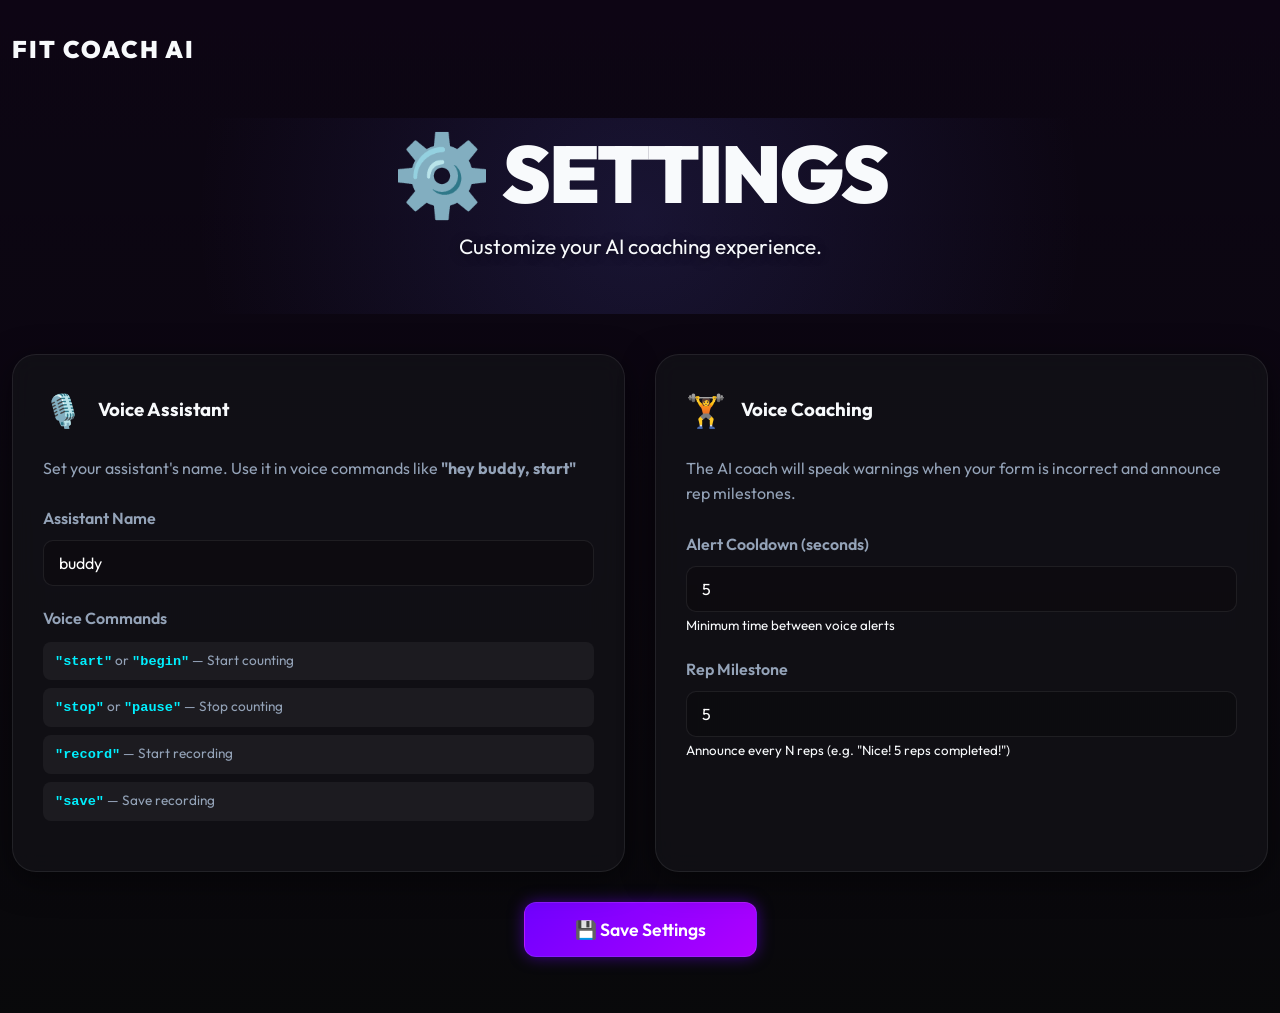
<file: frontend/settings.html>
<!DOCTYPE html>
<html lang="en">

<head>
    <meta charset="UTF-8">
    <meta name="viewport" content="width=device-width, initial-scale=1.0">
    <title>Settings | FIT COACH AI</title>
    <link rel="stylesheet" href="css/styles.css?v=3">
    <link rel="preconnect" href="https://fonts.googleapis.com">
    <link rel="preconnect" href="https://fonts.gstatic.com" crossorigin>
    <link href="https://fonts.googleapis.com/css2?family=Outfit:wght@300;400;500;600;700;800;900&display=swap"
        rel="stylesheet">
    <style>
        .container {
            max-width: 100% !important;
            padding: 0 12px !important;
        }
    </style>
</head>

<body>
    <div class="container">
        <header style="display: flex; justify-content: space-between; align-items: center;">
            <div class="logo-container">
                <a href="dashboard.html" class="logo" style="text-decoration: none; color: inherit;">FIT COACH AI</a>
            </div>

        </header>

        <section class="hero" style="padding: 20px 0 10px; min-height: unset;">
            <h1>⚙️ Settings</h1>
            <p>Customize your AI coaching experience.</p>
        </section>

        <div class="settings-grid">
            <!-- Voice Assistant -->
            <div class="settings-card glass">
                <div class="settings-card-header">
                    <span class="settings-icon">🎙️</span>
                    <h3>Voice Assistant</h3>
                </div>
                <p class="settings-desc">Set your assistant's name. Use it in voice commands like <strong>"hey <span
                            id="namePreview">buddy</span>, start"</strong></p>
                <div class="settings-input-group">
                    <label for="assistantName">Assistant Name</label>
                    <input type="text" id="assistantName" class="settings-input" placeholder="e.g. buddy, coach, bro"
                        value="buddy">
                </div>
                <div class="settings-input-group">
                    <label>Voice Commands</label>
                    <div class="command-list">
                        <div class="command-item"><code>"start"</code> or <code>"begin"</code> — Start counting</div>
                        <div class="command-item"><code>"stop"</code> or <code>"pause"</code> — Stop counting</div>
                        <div class="command-item"><code>"record"</code> — Start recording</div>
                        <div class="command-item"><code>"save"</code> — Save recording</div>
                    </div>
                </div>
            </div>

            <!-- Coaching -->
            <div class="settings-card glass">
                <div class="settings-card-header">
                    <span class="settings-icon">🏋️</span>
                    <h3>Voice Coaching</h3>
                </div>
                <p class="settings-desc">The AI coach will speak warnings when your form is incorrect and announce rep
                    milestones.</p>
                <div class="settings-input-group">
                    <label for="coachCooldown">Alert Cooldown (seconds)</label>
                    <input type="number" id="coachCooldown" class="settings-input" value="5" min="2" max="30">
                    <small>Minimum time between voice alerts</small>
                </div>
                <div class="settings-input-group">
                    <label for="repMilestone">Rep Milestone</label>
                    <input type="number" id="repMilestone" class="settings-input" value="5" min="1" max="25">
                    <small>Announce every N reps (e.g. "Nice! 5 reps completed!")</small>
                </div>
            </div>
        </div>

        <div style="text-align:center; margin-top: 30px; padding-bottom: 60px;">
            <button id="saveBtn" class="btn btn-primary" style="padding: 15px 50px; font-size: 1.1rem;">💾 Save
                Settings</button>
            <p id="saveConfirm" style="margin-top: 15px; color: var(--accent-color); font-weight:700; display:none;">✅
                Settings saved!</p>
        </div>
    </div>

    <script>
        // Load saved settings
        const saved = JSON.parse(localStorage.getItem('fitcoach_settings') || '{}');

        const nameInput = document.getElementById('assistantName');
        const cooldownInput = document.getElementById('coachCooldown');
        const milestoneInput = document.getElementById('repMilestone');
        const namePreview = document.getElementById('namePreview');

        nameInput.value = saved.assistantName || 'buddy';
        cooldownInput.value = saved.coachCooldown || 5;
        milestoneInput.value = saved.repMilestone || 5;
        namePreview.innerText = nameInput.value;

        nameInput.oninput = () => {
            namePreview.innerText = nameInput.value || 'buddy';
        };

        document.getElementById('saveBtn').onclick = () => {
            const settings = {
                assistantName: nameInput.value.trim().toLowerCase() || 'buddy',
                coachCooldown: parseInt(cooldownInput.value) || 5,
                repMilestone: parseInt(milestoneInput.value) || 5
            };
            localStorage.setItem('fitcoach_settings', JSON.stringify(settings));

            const confirm = document.getElementById('saveConfirm');
            confirm.style.display = 'block';
            setTimeout(() => confirm.style.display = 'none', 3000);
        };
    </script>
</body>

</html>
</file>
<file: frontend/css/styles.css>
:root {
    --primary-color: #7000ff;
    --primary-hover: #5A00CC;
    --bg-dark: #0d0514;
    --card-bg: rgba(20, 20, 25, 0.65);
    --text-main: #f8fafc;
    --text-muted: #94a3b8;
    --accent-color: #00f0ff;
    --error-color: #ff3366;
    --glass-border: rgba(255, 255, 255, 0.08);
    --glass-shadow: 0 8px 32px 0 rgba(0, 0, 0, 0.5);
    --neon-glow: 0 0 15px rgba(112, 0, 255, 0.5);
}

* {
    margin: 0;
    padding: 0;
    box-sizing: border-box;
    font-family: 'Outfit', -apple-system, sans-serif;
}

body {
    background-color: var(--bg-dark);
    background-image: linear-gradient(to bottom, rgba(13, 5, 20, 0.88), rgba(9, 9, 11, 0.98)), url('https://images.unsplash.com/photo-1534438327276-14e5300c3a48?q=80&w=2070');
    background-size: cover;
    background-position: center;
    background-attachment: scroll; /* Mobile Optimization: fixed is slow */
    color: var(--text-main);
    line-height: 1.6;
    overflow-x: hidden;
    min-height: 100vh;
    overscroll-behavior-y: none; /* Stabilize scroll bouncing */
}

::-webkit-scrollbar {
    width: 6px;
}

::-webkit-scrollbar-track {
    background: var(--bg-dark);
}

::-webkit-scrollbar-thumb {
    background: rgba(255, 255, 255, 0.2);
    border-radius: 10px;
}

::-webkit-scrollbar-thumb:hover {
    background: var(--primary-color);
}

.container {
    max-width: 1200px;
    margin: 0 auto;
    padding: 0 12px;
    padding-bottom: 50px;
}

/* Glassmorphism Utility */
.glass {
    background: var(--card-bg);
    backdrop-filter: blur(12px);
    -webkit-backdrop-filter: blur(12px);
    border: 1px solid var(--glass-border);
    box-shadow: var(--glass-shadow);
}

/* Header */
header {
    display: flex;
    justify-content: space-between;
    align-items: center;
    padding: 30px 0;
    /* Removed margin-left and padding-left to prevent overflow */
}

.logo {
    font-size: 1.5rem;
    font-weight: 900;
    letter-spacing: 2px;
    color: var(--primary-color);
    text-transform: uppercase;
}

.logo-container {
    display: flex;
    align-items: center;
    gap: 15px;
}

.back-arrow {
    display: flex;
    align-items: center;
    justify-content: center;
    width: 45px;
    height: 45px;
    border-radius: 50%;
    background: rgba(255, 255, 255, 0.03);
    border: 1px solid var(--glass-border);
    color: var(--primary-color);
    text-decoration: none;
    font-size: 1.5rem;
    transition: all 0.3s cubic-bezier(0.4, 0, 0.2, 1);
    box-shadow: 0 4px 12px rgba(0, 0, 0, 0.1);
    margin-left: -10px;
    /* Shifted left as per request */
}

.back-arrow:hover {
    background: rgba(99, 102, 241, 0.1);
    border-color: var(--primary-color);
    transform: translateX(-5px) scale(1.05);
    box-shadow: 0 6px 15px rgba(99, 102, 241, 0.2);
}

nav {
    display: flex;
    gap: 15px;
}

/* Buttons */
.btn {
    padding: 10px 20px;
    border-radius: 12px;
    text-decoration: none;
    font-weight: 600;
    font-size: 0.9rem;
    cursor: pointer;
    transition: all 0.3s ease;
    border: none;
    display: inline-flex;
    align-items: center;
    gap: 8px;
    color: white;
}

.btn-primary {
    background: linear-gradient(135deg, var(--primary-color), #b000ff);
    box-shadow: var(--neon-glow);
    border: 1px solid rgba(255, 255, 255, 0.1);
}

.btn-primary:hover {
    transform: translateY(-2px);
    box-shadow: 0 0 25px rgba(176, 0, 255, 0.8), 0 0 50px rgba(112, 0, 255, 0.4);
    border-color: rgba(255, 255, 255, 0.3);
}

.btn.glass:hover {
    background: rgba(255, 255, 255, 0.1);
}

/* Hero Section - 4D Video Style */
.hero {
    position: relative;
    text-align: center;
    padding: 100px 0;
    min-height: 500px;
    display: flex;
    flex-direction: column;
    justify-content: center;
    align-items: center;
    overflow: hidden;
    border-radius: 40px;
    margin-top: 20px;
    background: radial-gradient(circle at center, rgba(99, 102, 241, 0.15) 0%, transparent 70%);
}

.hero-visual-container {
    position: absolute;
    top: -10%;
    left: -10%;
    width: 120%;
    height: 120%;
    z-index: -1;
    pointer-events: none;
}

.parallax-layer {
    position: absolute;
    top: 0;
    left: 0;
    width: 100%;
    height: 100%;
    background-size: cover;
    background-position: center;
    transition: transform 0.1s ease-out;
}

.bg-layer {
    background-image: url('https://images.unsplash.com/photo-1534438327276-14e5300c3a48?q=80&w=2070');
    filter: brightness(0.3) blur(4px);
}

.main-layer {
    background-image: linear-gradient(to bottom, transparent 60%, var(--bg-dark)),
        url('https://images.unsplash.com/photo-1583454110551-21f2fa2afe61?q=80&w=2070');
    opacity: 0.8;
}

.accent-layer {
    background-image: radial-gradient(circle at 30% 30%, rgba(0, 255, 136, 0.1) 0%, transparent 40%),
        radial-gradient(circle at 70% 70%, rgba(99, 102, 241, 0.1) 0%, transparent 40%);
}

.hero-content {
    position: relative;
    z-index: 2;
    animation: fast-entry 0.8s cubic-bezier(0.16, 1, 0.3, 1) forwards;
}

.badge-fast {
    display: inline-block;
    padding: 6px 15px;
    background: var(--primary-color);
    color: white;
    font-weight: 900;
    font-size: 0.7rem;
    letter-spacing: 2px;
    border-radius: 4px;
    margin-bottom: 20px;
    animation: flash 2s infinite;
}

.hero h1 {
    font-size: 5rem;
    font-weight: 950;
    line-height: 0.9;
    margin-bottom: 20px;
    text-transform: uppercase;
    letter-spacing: -2px;
}

.hero h1 span {
    color: var(--accent-color);
    text-shadow: 0 0 30px rgba(0, 255, 136, 0.5);
}

.hero p {
    color: var(--text-main);
    font-size: 1.3rem;
    max-width: 600px;
    margin: 0 auto 40px;
    text-shadow: 0 2px 10px rgba(0, 0, 0, 0.5);
}

.btn-large {
    padding: 20px 45px;
    font-size: 1.1rem;
    border-radius: 15px;
    text-transform: uppercase;
    letter-spacing: 1px;
}

.glow {
    box-shadow: 0 0 20px var(--primary-color);
}

.glow:hover {
    box-shadow: 0 0 40px var(--primary-color), 0 0 80px var(--primary-color);
}

/* Speed Particles */
.speed-particle {
    position: absolute;
    right: -100px;
    width: 100px;
    height: 2px;
    background: linear-gradient(to left, var(--accent-color), transparent);
    opacity: 0.3;
    pointer-events: none;
    animation: particle-fly linear infinite;
}

/* Fast Animations */
@keyframes fast-entry {
    from {
        opacity: 0;
        transform: scale(1.2) translateY(50px);
        filter: blur(20px);
    }

    to {
        opacity: 1;
        transform: scale(1) translateY(0);
        filter: blur(0);
    }
}

@keyframes flash {

    0%,
    100% {
        opacity: 1;
    }

    50% {
        opacity: 0.7;
        transform: skewX(-10deg);
    }
}

@keyframes particle-fly {
    from {
        transform: translateX(0);
    }

    to {
        transform: translateX(-200vw);
    }
}

/* Enhanced Grid Card */
.category-card {
    transition: transform 0.1s ease-out, border-color 0.3s ease;
    transform-style: preserve-3d;
}

/* Category Grid (Home) */
.category-grid {
    display: grid;
    grid-template-columns: repeat(auto-fill, minmax(280px, 1fr));
    gap: 25px;
    margin-top: 40px;
}

.category-card {
    border-radius: 20px;
    overflow: hidden;
    text-decoration: none;
    color: inherit;
    transition: transform 0.4s cubic-bezier(0.175, 0.885, 0.32, 1.275), border-color 0.3s ease, box-shadow 0.3s ease;
    background: var(--card-bg);
    border: 1px solid var(--glass-border);
    position: relative;
}

.category-card::before {
    content: '';
    position: absolute;
    top: 0;
    left: 0;
    right: 0;
    bottom: 0;
    border-radius: 20px;
    box-shadow: inset 0 0 0 1px rgba(255, 255, 255, 0);
    transition: all 0.3s ease;
    pointer-events: none;
    z-index: 10;
}

.category-card:hover {
    transform: translateY(-10px);
    border-color: var(--primary-color);
    box-shadow: 0 15px 35px rgba(112, 0, 255, 0.25), 0 0 15px rgba(112, 0, 255, 0.2);
}

.category-card:hover::before {
    box-shadow: inset 0 0 0 1px rgba(255, 255, 255, 0.2);
}

.category-img-container {
    position: relative;
    height: 200px;
    overflow: hidden;
}

.category-img-container img {
    width: 100%;
    height: 100%;
    object-fit: cover;
    transition: transform 0.5s ease;
}

.category-card:hover .category-img-container img {
    transform: scale(1.1);
}

.category-title-overlay {
    position: absolute;
    bottom: 0;
    left: 0;
    right: 0;
    padding: 20px;
    background: linear-gradient(to top, rgba(0, 0, 0, 0.8), transparent);
}

.category-title-overlay h2 {
    font-size: 1.4rem;
    font-weight: 900;
    letter-spacing: 1px;
}

.category-info {
    padding: 20px;
}

.category-info h3 {
    font-size: 1.1rem;
    margin-bottom: 8px;
}

.category-info p {
    color: var(--text-muted);
    font-size: 0.85rem;
    margin-bottom: 15px;
}

/* Pills */
.pill-container {
    display: flex;
    flex-wrap: wrap;
    gap: 8px;
}

.pill {
    padding: 4px 10px;
    border-radius: 100px;
    font-size: 0.75rem;
    font-weight: 700;
    text-transform: uppercase;
}

.pill-purple {
    background: rgba(99, 102, 241, 0.2);
    color: #818cf8;
}

.pill-blue {
    background: rgba(56, 189, 248, 0.2);
    color: #38bdf8;
}

.pill-green {
    background: rgba(52, 211, 153, 0.2);
    color: #34d199;
}

.pill-amber {
    background: rgba(251, 191, 36, 0.2);
    color: #fbbf24;
}

/* Subcategories Section */
.subcategory-list {
    margin-top: 40px;
}

.subcategory-item {
    margin-bottom: 50px;
}

.subcategory-label {
    margin-bottom: 25px;
    padding-bottom: 10px;
    border-bottom: 2px solid var(--glass-border);
}

.subcategory-label h2 {
    font-size: 1.8rem;
    font-weight: 800;
    color: var(--primary-color);
}

/* Exercise Cards Grid */
.exercise-cards {
    display: grid;
    grid-template-columns: repeat(auto-fill, minmax(320px, 1fr));
    gap: 25px;
}

.exercise-card {
    background: var(--card-bg);
    border-radius: 20px;
    overflow: hidden;
    border: 1px solid var(--glass-border);
    transition: transform 0.4s cubic-bezier(0.175, 0.885, 0.32, 1.275), border-color 0.3s ease, box-shadow 0.3s ease;
}

.exercise-card:hover {
    transform: translateY(-8px);
    border-color: var(--primary-color);
    box-shadow: 0 15px 35px rgba(112, 0, 255, 0.25), 0 0 15px rgba(112, 0, 255, 0.2);
}

.exercise-card img {
    width: 100%;
    height: 180px;
    object-fit: cover;
}

.exercise-card-content {
    padding: 20px;
}

.exercise-card-content h4 {
    font-size: 1.2rem;
    margin-bottom: 10px;
    font-weight: 700;
}

.exercise-card-content p {
    color: var(--text-muted);
    font-size: 0.9rem;
    height: 3.6em;
    overflow: hidden;
    display: -webkit-box;
    -webkit-line-clamp: 2;
    line-clamp: 2;
    -webkit-box-orient: vertical;
}

/* Settings Grid */
.settings-grid {
    display: grid;
    grid-template-columns: repeat(auto-fit, minmax(350px, 1fr));
    gap: 30px;
    margin-top: 40px;
}

.settings-card {
    padding: 30px;
    border-radius: 24px;
}

.settings-card-header {
    display: flex;
    align-items: center;
    gap: 15px;
    margin-bottom: 20px;
}

.settings-icon {
    font-size: 2rem;
}

.settings-desc {
    color: var(--text-muted);
    margin-bottom: 25px;
}

.settings-input-group {
    margin-bottom: 20px;
}

.settings-input-group label {
    display: block;
    margin-bottom: 8px;
    font-weight: 600;
    color: var(--text-muted);
}

.settings-input {
    width: 100%;
    padding: 12px 15px;
    border-radius: 10px;
    background: rgba(0, 0, 0, 0.2);
    border: 1px solid var(--glass-border);
    color: white;
    font-size: 1rem;
}

.settings-input:focus {
    border-color: var(--primary-color);
    outline: none;
}

.command-list {
    margin-top: 10px;
    display: flex;
    flex-direction: column;
    gap: 8px;
}

.command-item {
    padding: 8px 12px;
    background: rgba(255, 255, 255, 0.05);
    border-radius: 8px;
    font-size: 0.85rem;
    color: var(--text-muted);
}

.command-item code {
    color: var(--accent-color);
    font-family: monospace;
    font-weight: 700;
}

/* Workout View */
.workout-view {
    display: flex;
    flex-direction: column;
    align-items: center;
    gap: 30px;
    margin-top: 20px;
    width: 100%;
}

.camera-section {
    width: 100%;
    max-width: 1150px;
}

.camera-container {
    position: relative;
    border-radius: 24px;
    overflow: hidden;
    aspect-ratio: 16 / 9;
    background: #000;
}

#video {
    width: 100%;
    height: 100%;
    object-fit: cover;
}

#canvas {
    position: absolute;
    top: 0;
    left: 0;
    width: 100%;
    height: 100%;
}

/* Camera Overlay */
.camera-overlay {
    position: absolute;
    z-index: 10;
    pointer-events: none;
    padding: 25px;
}

.camera-overlay.top-left {
    top: 0;
    left: 0;
}

.camera-overlay.bottom-left {
    bottom: 0;
    left: 0;
    max-width: 300px;
}

.camera-overlay.bottom-right {
    bottom: 0;
    right: 0;
}

.overlay-item {
    margin-bottom: 20px;
}

.overlay-item .label {
    display: block;
    font-size: 0.75rem;
    font-weight: 800;
    letter-spacing: 1px;
    color: white;
    margin-bottom: 2px;
}

.workout-name h2 {
    font-size: 2.2rem;
    font-weight: 950;
    color: #00ff88;
    text-shadow: 0 0 10px rgba(0, 255, 136, 0.4);
    letter-spacing: -1px;
    margin: 0;
}

.rep-counter .count {
    font-size: 5rem;
    font-weight: 900;
    line-height: 1;
    color: #fff;
    text-shadow: 0 4px 15px rgba(0, 0, 0, 0.5);
}

.form-stats {
    display: flex;
    flex-direction: column;
    gap: 5px;
}

.stat-line {
    font-size: 1.1rem;
    font-weight: 800;
    text-shadow: 0 2px 5px rgba(0, 0, 0, 0.5);
}

.stat-line.yellow {
    color: #fbbf24;
}

.stat-line.blue {
    color: #38bdf8;
}

.stat-line.cyan {
    color: #00f0ff;
}

.session-log .log-text {
    font-size: 0.9rem;
    font-weight: 600;
    color: rgba(255, 255, 255, 0.8);
    background: rgba(0, 0, 0, 0.4);
    padding: 8px 12px;
    border-radius: 8px;
    border-left: 3px solid var(--accent-color);
}

/* Controls Bar */
.floating-bar {
    margin-top: 20px;
    display: flex;
    align-items: center;
    padding: 12px 25px;
    border-radius: 100px;
    justify-content: center;
    gap: 15px;
    z-index: 20;
    position: relative;
    background: rgba(20, 20, 25, 0.8) !important;
}

.voice-status-bar {
    margin-top: 15px;
    padding: 10px 20px;
    border-radius: 50px;
    display: flex;
    align-items: center;
    gap: 10px;
    font-size: 0.85rem;
    font-weight: 700;
    justify-content: center;
}

.control-btn {
    padding: 12px 25px;
    border-radius: 50px;
    border: 1px solid rgba(255, 255, 255, 0.1);
    font-weight: 800;
    font-size: 0.85rem;
    cursor: pointer;
    transition: all 0.3s cubic-bezier(0.16, 1, 0.3, 1);
    background: rgba(255, 255, 255, 0.05);
    color: white;
    display: flex;
    align-items: center;
    gap: 8px;
}

.control-btn:hover {
    background: rgba(255, 255, 255, 0.1);
    transform: translateY(-2px);
    border-color: rgba(255, 255, 255, 0.3);
}

.start-pnl {
    background: var(--accent-color);
    color: #000;
    border: none;
}

.voice-pnl {
    background: rgba(112, 0, 255, 0.2);
    border-color: var(--primary-color);
}

.recording-indicator {
    background: rgba(255, 51, 102, 0.2);
    border: 1px solid var(--error-color);
    padding: 10px 20px;
    border-radius: 50px;
    color: #fff;
    font-weight: 800;
    display: flex;
    align-items: center;
    gap: 10px;
}

.dot {
    width: 10px;
    height: 10px;
    background: var(--error-color);
    border-radius: 50%;
    animation: blink 1s infinite;
}

@keyframes blink {
    50% {
        opacity: 0;
    }
}

.stats-panel {
    display: flex;
    flex-direction: column;
    gap: 20px;
}

.stat-box {
    padding: 25px;
    border-radius: 24px;
    text-align: center;
}

.stat-label {
    text-transform: uppercase;
    font-size: 0.8rem;
    font-weight: 800;
    letter-spacing: 1px;
    color: var(--text-muted);
    margin-bottom: 10px;
}

.stat-value {
    font-size: 3rem;
    font-weight: 900;
}

.pulse {
    animation: pulse 1.5s infinite;
}

@keyframes pulse {
    0% {
        transform: scale(1);
    }

    50% {
        transform: scale(1.05);
    }

    100% {
        transform: scale(1);
    }
}

.feedback-badge {
    padding: 10px 20px;
    border-radius: 50px;
    font-weight: 800;
    margin-top: 10px;
    display: inline-block;
}

.feedback-correct {
    background: rgba(0, 255, 136, 0.2);
    color: var(--accent-color);
}

.feedback-error {
    background: rgba(255, 68, 68, 0.2);
    color: var(--error-color);
}

.accuracy-bar-container {
    width: 100%;
    height: 10px;
    background: rgba(0, 0, 0, 0.3);
    border-radius: 5px;
    margin-top: 15px;
    overflow: hidden;
}

.accuracy-bar {
    height: 100%;
    background: var(--accent-color);
    transition: width 0.5s ease;
}

.accuracy-bar.low {
    background: var(--error-color);
}

.accuracy-bar.mid {
    background: #fbbf24;
}

/* Comprehensive Responsive Design */
@media (max-width: 1024px) {
    .container {
        padding: 0 20px 40px;
    }

    .hero h1 {
        font-size: 3.5rem;
    }

    .camera-section {
        max-width: 100%;
    }
}

@media (max-width: 768px) {
    header {
        display: flex !important;
        flex-direction: row !important;
        align-items: center !important;
        justify-content: flex-start !important;
        gap: 15px !important;
        padding: 15px 0px !important;
        background: transparent !important;
    }

    .logo-container {
        display: flex !important;
        flex-direction: row !important;
        align-items: center !important;
        justify-content: flex-start !important;
        gap: 12px !important;
        width: auto !important;
        margin-right: auto !important;
    }

    .back-arrow {
        width: 45px !important;
        height: 45px !important;
        background: rgba(255, 255, 255, 0.05) !important;
        border: 1px solid rgba(255, 255, 255, 0.1) !important;
        border-radius: 50% !important;
        display: flex !important;
        align-items: center !important;
        justify-content: center !important;
        color: #7000ff !important;
        margin-left: 0 !important;
        position: relative !important;
        left: auto !important;
        top: auto !important;
        box-shadow: none !important;
        transition: all 0.2s ease;
    }

    .back-arrow:active {
        background: rgba(112, 0, 255, 0.1) !important;
        transform: scale(0.95);
    }

    .back-arrow svg {
        width: 18px !important;
        height: 18px !important;
        margin: 0 !important;
    }

    .logo {
        font-size: 1.3rem !important;
        font-weight: 900 !important;
        letter-spacing: 0 !important;
        margin: 0 !important;
        text-align: left !important;
        width: auto !important;
        display: inline-block !important;
        text-transform: uppercase;
        color: #fff;
    }

    nav {
        width: 100% !important;
        overflow-x: auto !important;
        padding: 5px 0 15px !important;
        justify-content: center !important;
        display: flex !important;
        gap: 10px !important;
        scrollbar-width: none;
    }

    nav::-webkit-scrollbar {
        display: none;
    }

    nav .btn {
        white-space: nowrap !important;
        padding: 10px 16px !important;
        font-size: 0.75rem !important;
        flex-shrink: 0;
    }

    .hero {
        padding: 60px 20px;
        border-radius: 25px;
        min-height: auto;
    }

    .hero h1 {
        font-size: 2.8rem;
    }

    .hero p {
        font-size: 1rem;
    }

    .category-grid {
        grid-template-columns: 1fr;
        gap: 20px;
    }

    .exercise-cards {
        grid-template-columns: 1fr;
    }

    .settings-grid {
        grid-template-columns: 1fr;
    }

    /* Mobile-Specific Workout View */
    .camera-container {
        aspect-ratio: auto;
        height: 80vh; /* Slightly smaller to prevent scroll bar jumping */
        min-height: 80vh;
        max-height: 80vh;
        overflow: hidden;
    }

    .workout-name h2 {
        font-size: 1.5rem;
    }

    .rep-counter .count {
        font-size: 3.5rem;
    }

    .stat-line {
        font-size: 0.9rem;
    }

    .camera-overlay {
        padding: 15px;
    }

    .floating-bar {
        padding: 10px 15px;
        flex-wrap: wrap;
        border-radius: 20px;
    }

    .control-btn {
        padding: 10px 15px;
        font-size: 0.75rem;
        flex: 1 1 calc(50% - 10px);
        justify-content: center;
    }
}

@media (max-width: 480px) {
    .hero h1 {
        font-size: 2.2rem;
    }

    .logo {
        font-size: 1.2rem;
    }

    .back-arrow {
        width: 35px;
        height: 35px;
        font-size: 1.2rem;
    }

    .camera-container {
        border-radius: 15px;
        aspect-ratio: auto;
        height: 85vh;
        min-height: 85vh;
    }

    .overlay-item {
        margin-bottom: 10px;
    }

    .rep-counter .count {
        font-size: 3rem;
    }

    .session-log .log-text {
        font-size: 0.75rem;
        max-width: 100%;
    }

    .floating-bar {
        gap: 8px;
    }

    .control-btn {
        padding: 8px 12px;
        font-size: 0.7rem;
    }

    .logo-container {
        gap: 10px;
    }
}
</file>
